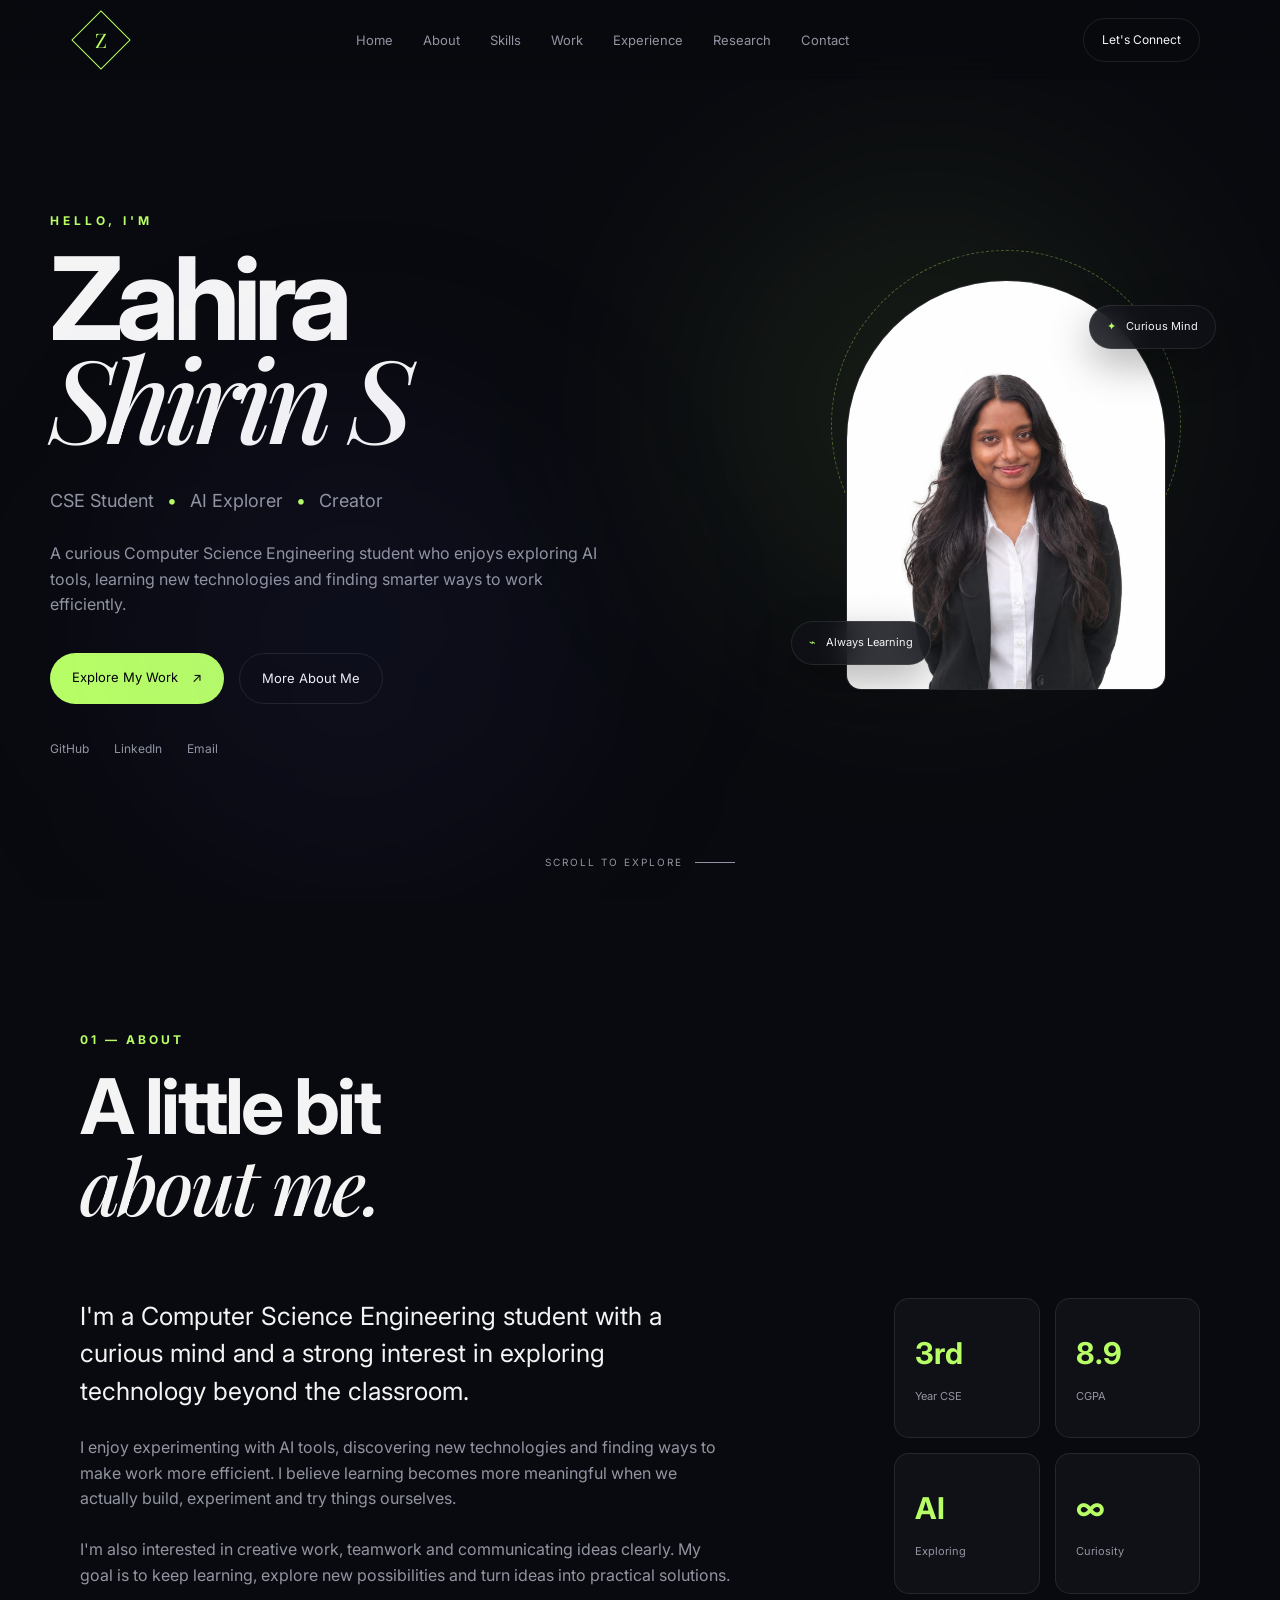
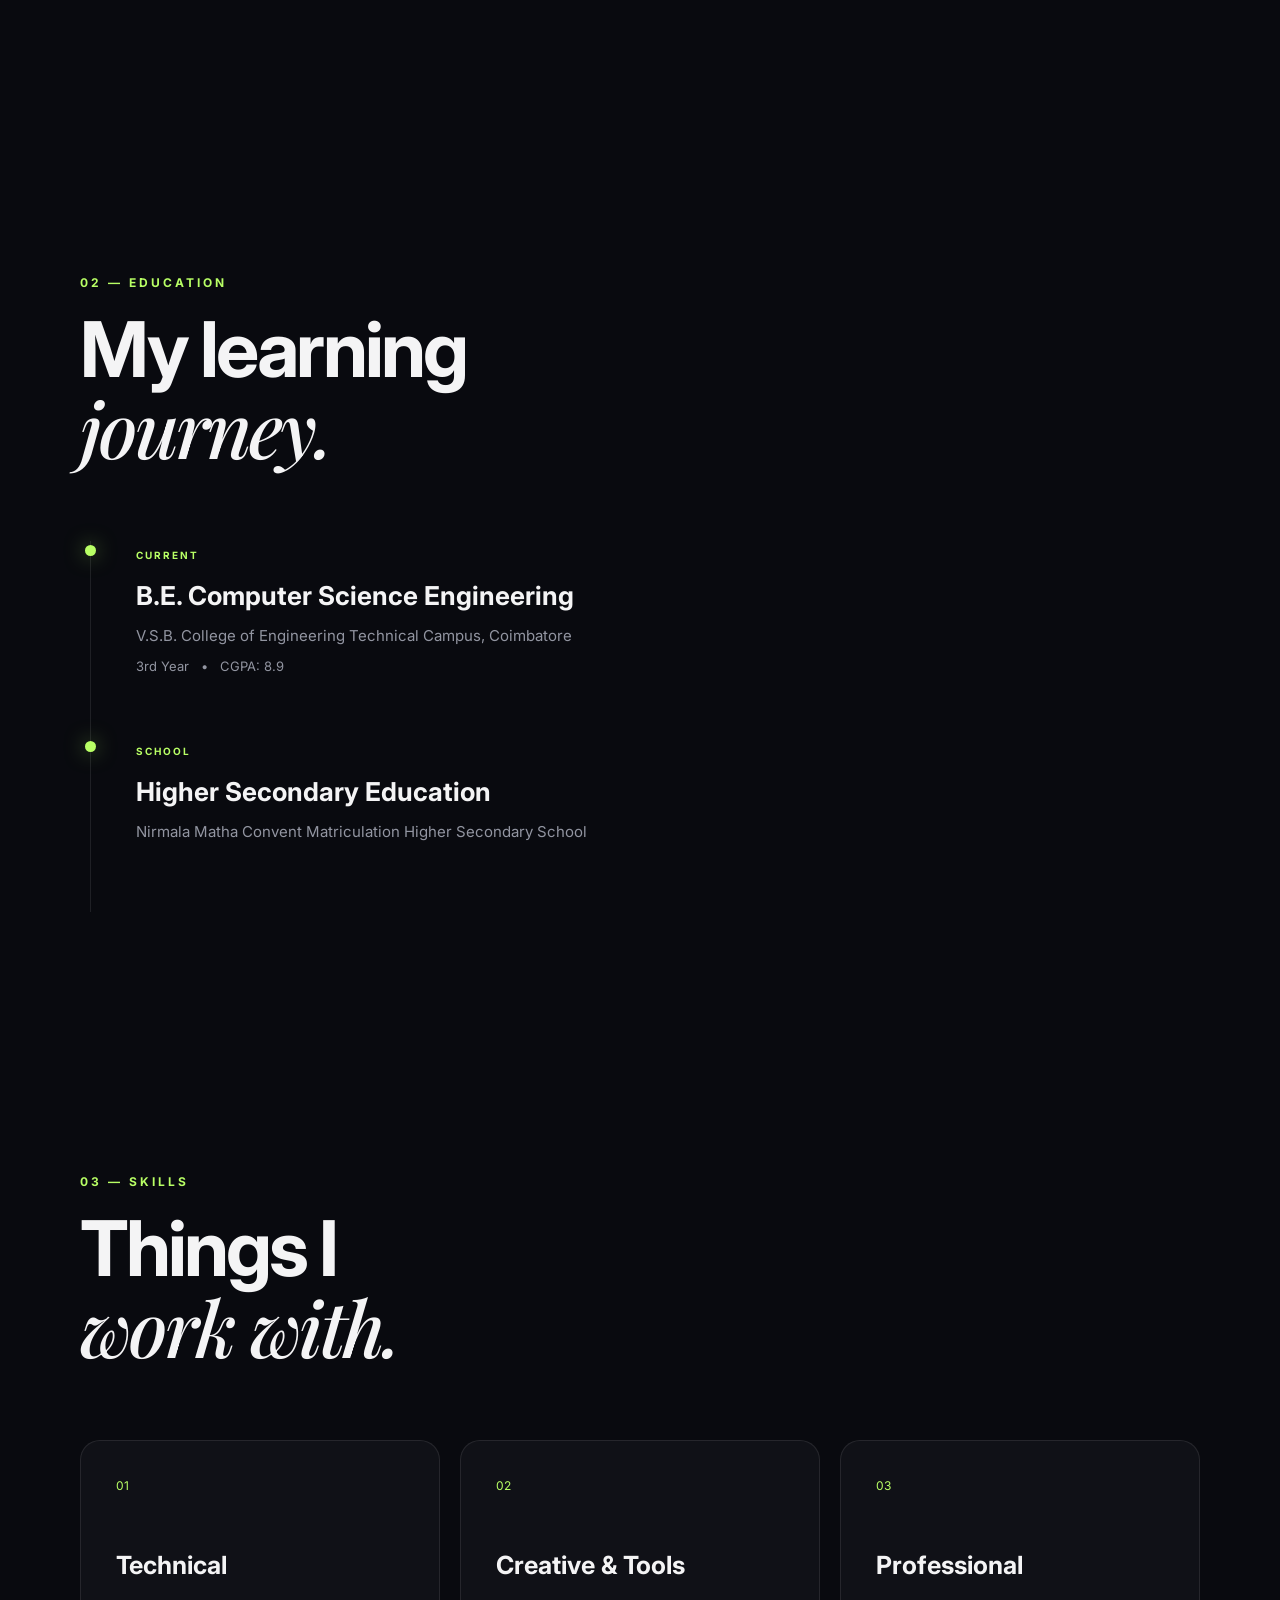
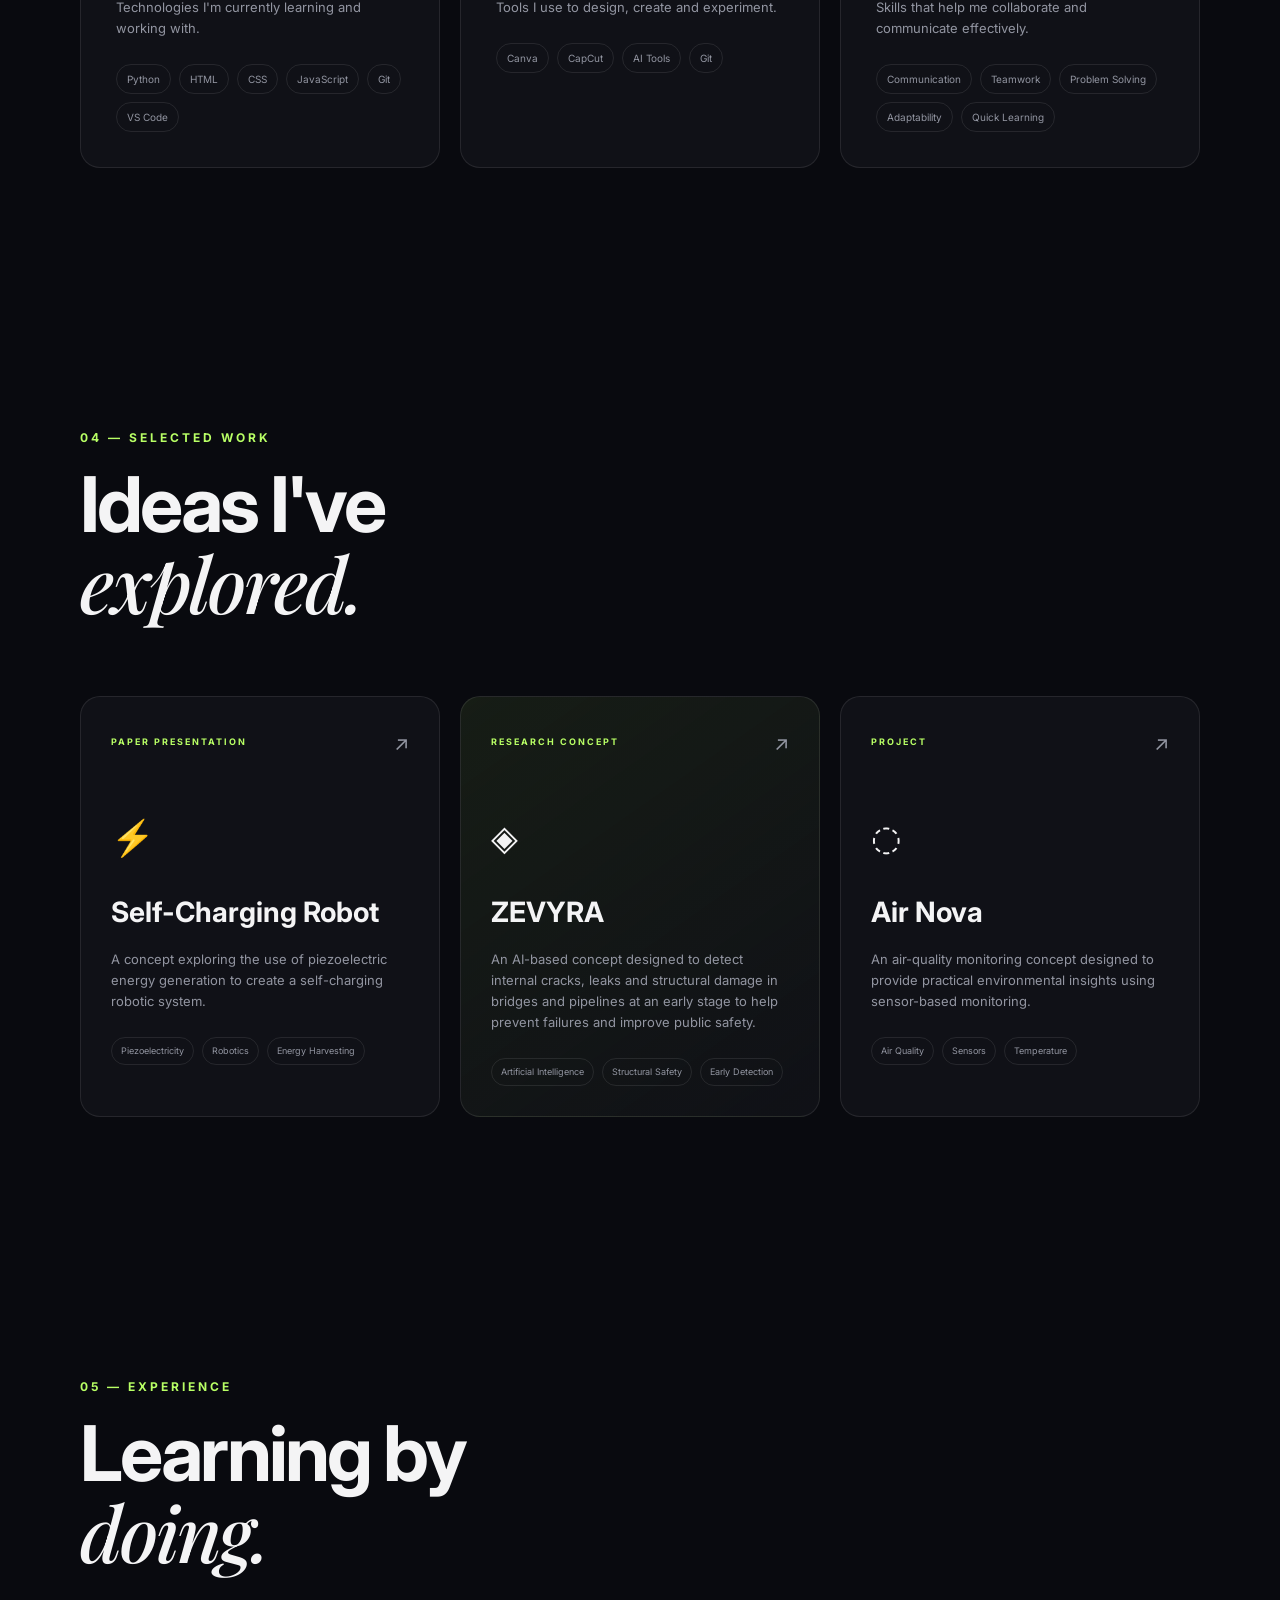
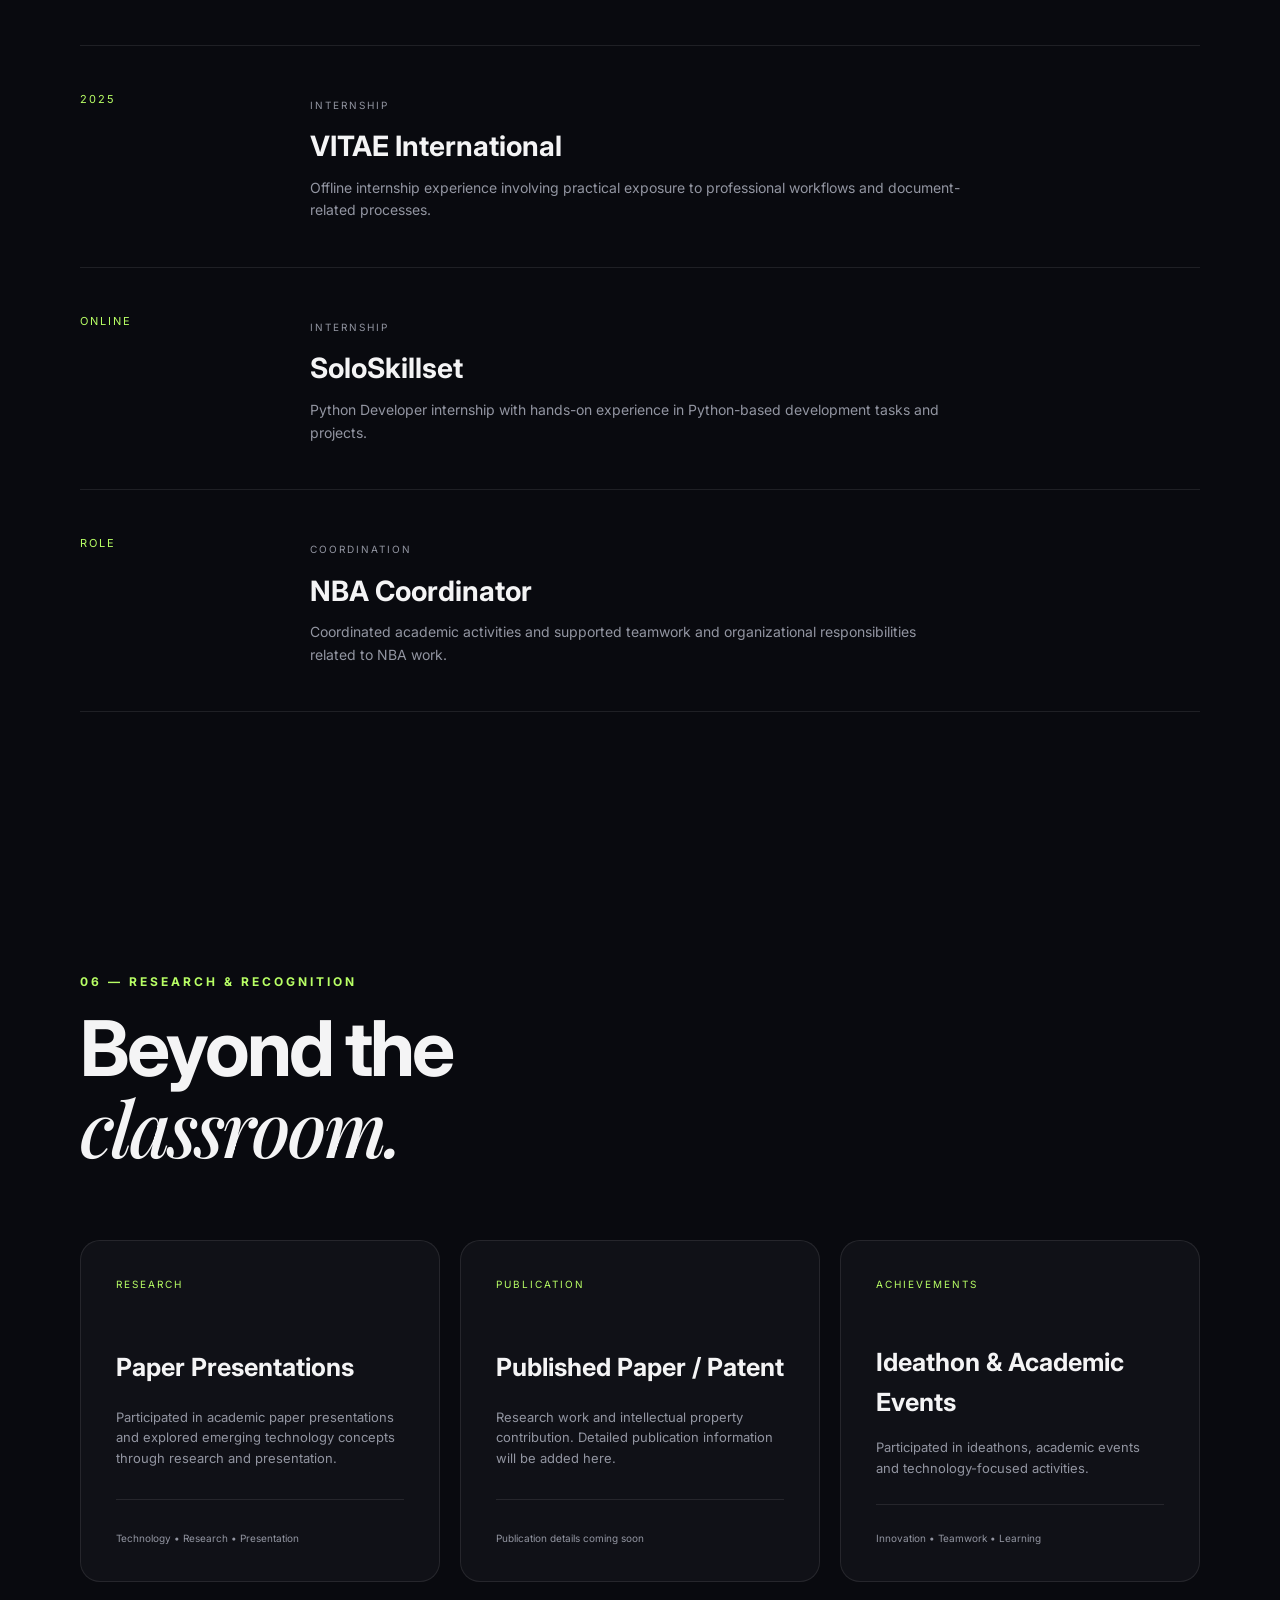
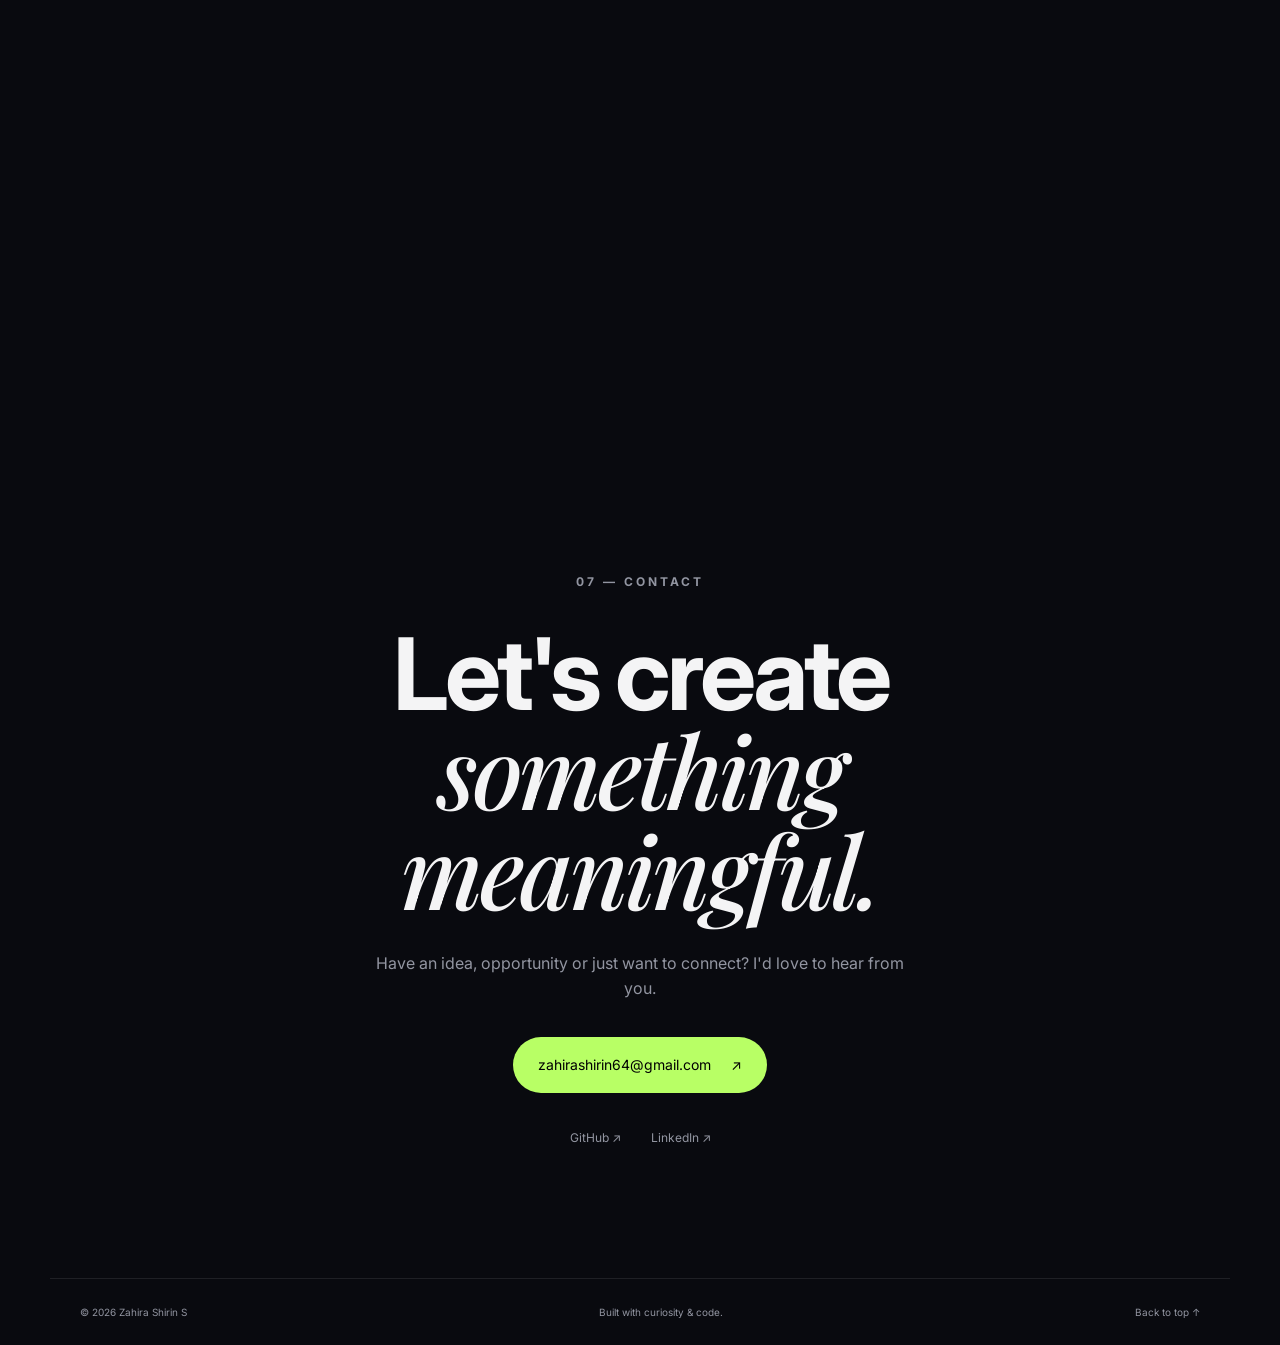
<file: week1/portfolio/index.html>
<!DOCTYPE html>
<html lang="en">
<head>
    <meta charset="UTF-8">
    <meta name="viewport" content="width=device-width, initial-scale=1.0">

    <title>Zahira Shirin S | Portfolio</title>

    <meta name="description"
          content="Portfolio of Zahira Shirin S, Computer Science Engineering student, AI explorer and creative learner.">

    <link rel="stylesheet" href="style.css">

    <!-- Google Font -->
    <link rel="preconnect" href="https://fonts.googleapis.com">
    <link rel="preconnect" href="https://fonts.gstatic.com" crossorigin>
    <link href="https://fonts.googleapis.com/css2?family=Inter:wght@300;400;500;600;700;800&family=Playfair+Display:wght@500;600;700&display=swap" rel="stylesheet">
</head>

<body>

    <!-- ================= NAVIGATION ================= -->

    <header class="navbar">
        <div class="nav-container">

            <a href="#home" class="logo">
                <span>Z</span>
            </a>

            <nav class="nav-links">
                <a href="#home">Home</a>
                <a href="#about">About</a>
                <a href="#skills">Skills</a>
                <a href="#projects">Work</a>
                <a href="#experience">Experience</a>
                <a href="#research">Research</a>
                <a href="#contact">Contact</a>
            </nav>

            <a href="#contact" class="nav-button">
                Let's Connect
            </a>

            <button class="menu-button" id="menuButton">
                ☰
            </button>

        </div>
    </header>


    <!-- ================= HOME ================= -->

    <main>

        <section id="home" class="hero">

            <div class="hero-glow glow-one"></div>
            <div class="hero-glow glow-two"></div>

            <div class="hero-content">

                <div class="hero-text">

                    <p class="small-heading">
                        HELLO, I'M
                    </p>

                    <h1>
                        Zahira<br>
                        <span>Shirin S</span>
                    </h1>

                    <h2>
                        CSE Student <span>•</span> AI Explorer <span>•</span> Creator
                    </h2>

                    <p class="hero-description">
                        A curious Computer Science Engineering student who enjoys
                        exploring AI tools, learning new technologies and finding
                        smarter ways to work efficiently.
                    </p>

                    <div class="hero-buttons">

                        <a href="#projects" class="primary-button">
                            Explore My Work
                            <span>↗</span>
                        </a>

                        <a href="#about" class="secondary-button">
                            More About Me
                        </a>

                    </div>

                    <div class="hero-socials">

                        <a href="https://github.com/zahira24"
                           target="_blank">
                            GitHub
                        </a>

                        <a href="https://www.linkedin.com/in/zahira-shirin-713071331/"
                           target="_blank">
                            LinkedIn
                        </a>

                        <a href="mailto:zahirashirin64@gmail.com">
                            Email
                        </a>

                    </div>

                </div>


                <!-- PROFILE PHOTO -->

                <div class="hero-image-container">

                    <div class="image-ring"></div>

                    <div class="profile-card">

                        <img src="profile.jpg"
                             alt="Zahira Shirin">

                    </div>

                    <div class="floating-card card-top">
                        <span>✦</span>
                        Curious Mind
                    </div>

                    <div class="floating-card card-bottom">
                        <span>⌁</span>
                        Always Learning
                    </div>

                </div>

            </div>


            <div class="scroll-indicator">
                <span>Scroll to explore</span>
                <div class="scroll-line"></div>
            </div>

        </section>


        <!-- ================= ABOUT ================= -->

        <section id="about" class="section about-section">

            <div class="section-heading">

                <p class="section-label">
                    01 — ABOUT
                </p>

                <h2>
                    A little bit<br>
                    <span>about me.</span>
                </h2>

            </div>


            <div class="about-grid">

                <div class="about-main">

                    <p class="large-text">
                        I'm a Computer Science Engineering student with a
                        curious mind and a strong interest in exploring
                        technology beyond the classroom.
                    </p>

                    <p>
                        I enjoy experimenting with AI tools, discovering
                        new technologies and finding ways to make work
                        more efficient. I believe learning becomes more
                        meaningful when we actually build, experiment
                        and try things ourselves.
                    </p>

                    <p>
                        I'm also interested in creative work, teamwork and
                        communicating ideas clearly. My goal is to keep
                        learning, explore new possibilities and turn ideas
                        into practical solutions.
                    </p>

                </div>


                <div class="about-stats">

                    <div class="stat-card">
                        <strong>3rd</strong>
                        <span>Year CSE</span>
                    </div>

                    <div class="stat-card">
                        <strong>8.9</strong>
                        <span>CGPA</span>
                    </div>

                    <div class="stat-card">
                        <strong>AI</strong>
                        <span>Exploring</span>
                    </div>

                    <div class="stat-card">
                        <strong>∞</strong>
                        <span>Curiosity</span>
                    </div>

                </div>

            </div>

        </section>


        <!-- ================= EDUCATION ================= -->

        <section class="section education-section">

            <div class="section-heading">

                <p class="section-label">
                    02 — EDUCATION
                </p>

                <h2>
                    My learning<br>
                    <span>journey.</span>
                </h2>

            </div>


            <div class="timeline">

                <div class="timeline-item">

                    <div class="timeline-dot"></div>

                    <div class="timeline-content">

                        <span class="timeline-year">
                            CURRENT
                        </span>

                        <h3>
                            B.E. Computer Science Engineering
                        </h3>

                        <h4>
                            V.S.B. College of Engineering Technical Campus,
                            Coimbatore
                        </h4>

                        <p>
                            3rd Year &nbsp; • &nbsp; CGPA: 8.9
                        </p>

                    </div>

                </div>


                <div class="timeline-item">

                    <div class="timeline-dot"></div>

                    <div class="timeline-content">

                        <span class="timeline-year">
                            SCHOOL
                        </span>

                        <h3>
                            Higher Secondary Education
                        </h3>

                        <h4>
                            Nirmala Matha Convent Matriculation
                            Higher Secondary School
                        </h4>

                    </div>

                </div>

            </div>

        </section>


        <!-- ================= SKILLS ================= -->

        <section id="skills" class="section skills-section">

            <div class="section-heading">

                <p class="section-label">
                    03 — SKILLS
                </p>

                <h2>
                    Things I<br>
                    <span>work with.</span>
                </h2>

            </div>


            <div class="skills-grid">

                <!-- TECHNICAL -->

                <div class="skill-card">

                    <div class="skill-number">
                        01
                    </div>

                    <h3>
                        Technical
                    </h3>

                    <p>
                        Technologies I'm currently learning
                        and working with.
                    </p>

                    <div class="skill-tags">

                        <span>Python</span>
                        <span>HTML</span>
                        <span>CSS</span>
                        <span>JavaScript</span>
                        <span>Git</span>
                        <span>VS Code</span>

                    </div>

                </div>


                <!-- CREATIVE -->

                <div class="skill-card">

                    <div class="skill-number">
                        02
                    </div>

                    <h3>
                        Creative & Tools
                    </h3>

                    <p>
                        Tools I use to design, create
                        and experiment.
                    </p>

                    <div class="skill-tags">

                        <span>Canva</span>
                        <span>CapCut</span>
                        <span>AI Tools</span>
                        <span>Git</span>

                    </div>

                </div>


                <!-- SOFT SKILLS -->

                <div class="skill-card">

                    <div class="skill-number">
                        03
                    </div>

                    <h3>
                        Professional
                    </h3>

                    <p>
                        Skills that help me collaborate
                        and communicate effectively.
                    </p>

                    <div class="skill-tags">

                        <span>Communication</span>
                        <span>Teamwork</span>
                        <span>Problem Solving</span>
                        <span>Adaptability</span>
                        <span>Quick Learning</span>

                    </div>

                </div>

            </div>

        </section>


        <!-- ================= PROJECTS ================= -->

        <section id="projects" class="section projects-section">

            <div class="section-heading">

                <p class="section-label">
                    04 — SELECTED WORK
                </p>

                <h2>
                    Ideas I've<br>
                    <span>explored.</span>
                </h2>

            </div>


            <div class="projects-grid">


                <!-- PROJECT 1 -->

                <article class="project-card">

                    <div class="project-top">

                        <span class="project-type">
                            PAPER PRESENTATION
                        </span>

                        <span class="project-arrow">
                            ↗
                        </span>

                    </div>

                    <div class="project-icon">
                        ⚡
                    </div>

                    <h3>
                        Self-Charging Robot
                    </h3>

                    <p>
                        A concept exploring the use of
                        piezoelectric energy generation to
                        create a self-charging robotic system.
                    </p>

                    <div class="project-tags">
                        <span>Piezoelectricity</span>
                        <span>Robotics</span>
                        <span>Energy Harvesting</span>
                    </div>

                </article>


                <!-- PROJECT 2 -->

                <article class="project-card featured">

                    <div class="project-top">

                        <span class="project-type">
                            RESEARCH CONCEPT
                        </span>

                        <span class="project-arrow">
                            ↗
                        </span>

                    </div>

                    <div class="project-icon">
                        ◈
                    </div>

                    <h3>
                        ZEVYRA
                    </h3>

                    <p>
                        An AI-based concept designed to detect
                        internal cracks, leaks and structural
                        damage in bridges and pipelines at an
                        early stage to help prevent failures
                        and improve public safety.
                    </p>

                    <div class="project-tags">
                        <span>Artificial Intelligence</span>
                        <span>Structural Safety</span>
                        <span>Early Detection</span>
                    </div>

                </article>


                <!-- PROJECT 3 -->

                <article class="project-card">

                    <div class="project-top">

                        <span class="project-type">
                            PROJECT
                        </span>

                        <span class="project-arrow">
                            ↗
                        </span>

                    </div>

                    <div class="project-icon">
                        ◌
                    </div>

                    <h3>
                        Air Nova
                    </h3>

                    <p>
                        An air-quality monitoring concept
                        designed to provide practical
                        environmental insights using
                        sensor-based monitoring.
                    </p>

                    <div class="project-tags">
                        <span>Air Quality</span>
                        <span>Sensors</span>
                        <span>Temperature</span>
                    </div>

                </article>

            </div>

        </section>


        <!-- ================= EXPERIENCE ================= -->

        <section id="experience" class="section experience-section">

            <div class="section-heading">

                <p class="section-label">
                    05 — EXPERIENCE
                </p>

                <h2>
                    Learning by<br>
                    <span>doing.</span>
                </h2>

            </div>


            <div class="experience-list">


                <div class="experience-item">

                    <div class="experience-date">
                        2025
                    </div>

                    <div class="experience-info">

                        <span>
                            INTERNSHIP
                        </span>

                        <h3>
                            VITAE International
                        </h3>

                        <p>
                            Offline internship experience involving
                            practical exposure to professional
                            workflows and document-related processes.
                        </p>

                    </div>

                </div>


                <div class="experience-item">

                    <div class="experience-date">
                        ONLINE
                    </div>

                    <div class="experience-info">

                        <span>
                            INTERNSHIP
                        </span>

                        <h3>
                            SoloSkillset
                        </h3>

                        <p>
                            Python Developer internship with
                            hands-on experience in Python-based
                            development tasks and projects.
                        </p>

                    </div>

                </div>


                <div class="experience-item">

                    <div class="experience-date">
                        ROLE
                    </div>

                    <div class="experience-info">

                        <span>
                            COORDINATION
                        </span>

                        <h3>
                            NBA Coordinator
                        </h3>

                        <p>
                            Coordinated academic activities and
                            supported teamwork and organizational
                            responsibilities related to NBA work.
                        </p>

                    </div>

                </div>

            </div>

        </section>


        <!-- ================= RESEARCH ================= -->

        <section id="research" class="section research-section">

            <div class="section-heading">

                <p class="section-label">
                    06 — RESEARCH & RECOGNITION
                </p>

                <h2>
                    Beyond the<br>
                    <span>classroom.</span>
                </h2>

            </div>


            <div class="research-grid">


                <div class="research-card">

                    <span class="research-label">
                        RESEARCH
                    </span>

                    <h3>
                        Paper Presentations
                    </h3>

                    <p>
                        Participated in academic paper
                        presentations and explored emerging
                        technology concepts through research
                        and presentation.
                    </p>

                    <div class="research-line"></div>

                    <span>
                        Technology • Research • Presentation
                    </span>

                </div>


                <div class="research-card">

                    <span class="research-label">
                        PUBLICATION
                    </span>

                    <h3>
                        Published Paper / Patent
                    </h3>

                    <p>
                        Research work and intellectual property
                        contribution. Detailed publication
                        information will be added here.
                    </p>

                    <div class="research-line"></div>

                    <span>
                        Publication details coming soon
                    </span>

                </div>


                <div class="research-card">

                    <span class="research-label">
                        ACHIEVEMENTS
                    </span>

                    <h3>
                        Ideathon & Academic Events
                    </h3>

                    <p>
                        Participated in ideathons, academic
                        events and technology-focused activities.
                    </p>

                    <div class="research-line"></div>

                    <span>
                        Innovation • Teamwork • Learning
                    </span>

                </div>

            </div>

        </section>


        <!-- ================= CERTIFICATIONS ================= -->

        <section class="section certification-section">

            <div class="section-heading">

            </div>

        </section>


        <!-- ================= CONTACT ================= -->

        <section id="contact" class="section contact-section">

            <div class="contact-content">

                <p class="section-label">
                    07 — CONTACT
                </p>

                <h2>
                    Let's create<br>
                    <span>something meaningful.</span>
                </h2>

                <p>
                    Have an idea, opportunity or just want
                    to connect? I'd love to hear from you.
                </p>

                <a href="mailto:zahirashirin64@gmail.com"
                   class="email-button">

                    zahirashirin64@gmail.com
                    <span>↗</span>

                </a>


                <div class="contact-links">

                    <a href="https://github.com/zahira24"
                       target="_blank">
                        GitHub ↗
                    </a>

                    <a href="https://www.linkedin.com/in/zahira-shirin-713071331/"
                       target="_blank">
                        LinkedIn ↗
                    </a>

                </div>

            </div>

        </section>

    </main>


    <!-- ================= FOOTER ================= -->

    <footer>

        <div class="footer-left">
            © 2026 Zahira Shirin S
        </div>

        <div class="footer-center">
            Built with curiosity & code.
        </div>

        <div class="footer-right">
            <a href="#home">
                Back to top ↑
            </a>
        </div>

    </footer>


    <script src="script.js"></script>

</body>
</html>
</file>
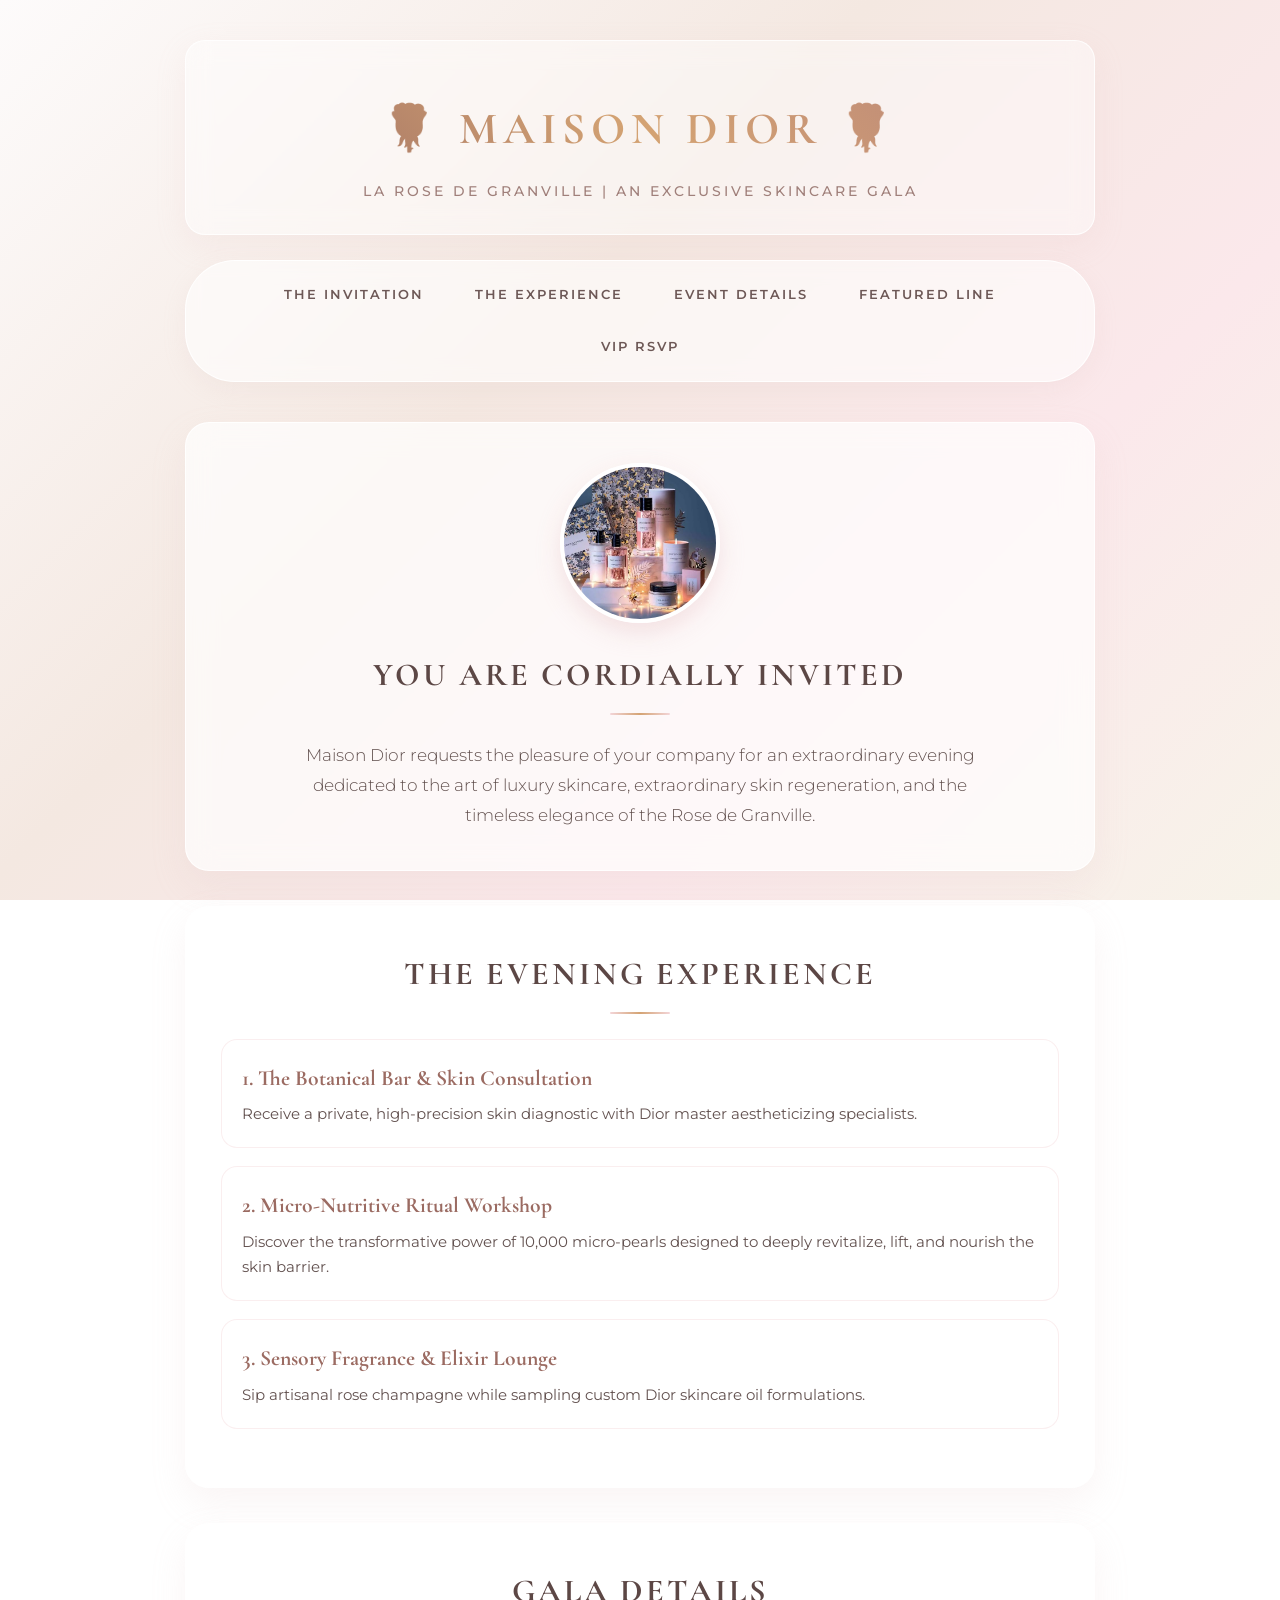
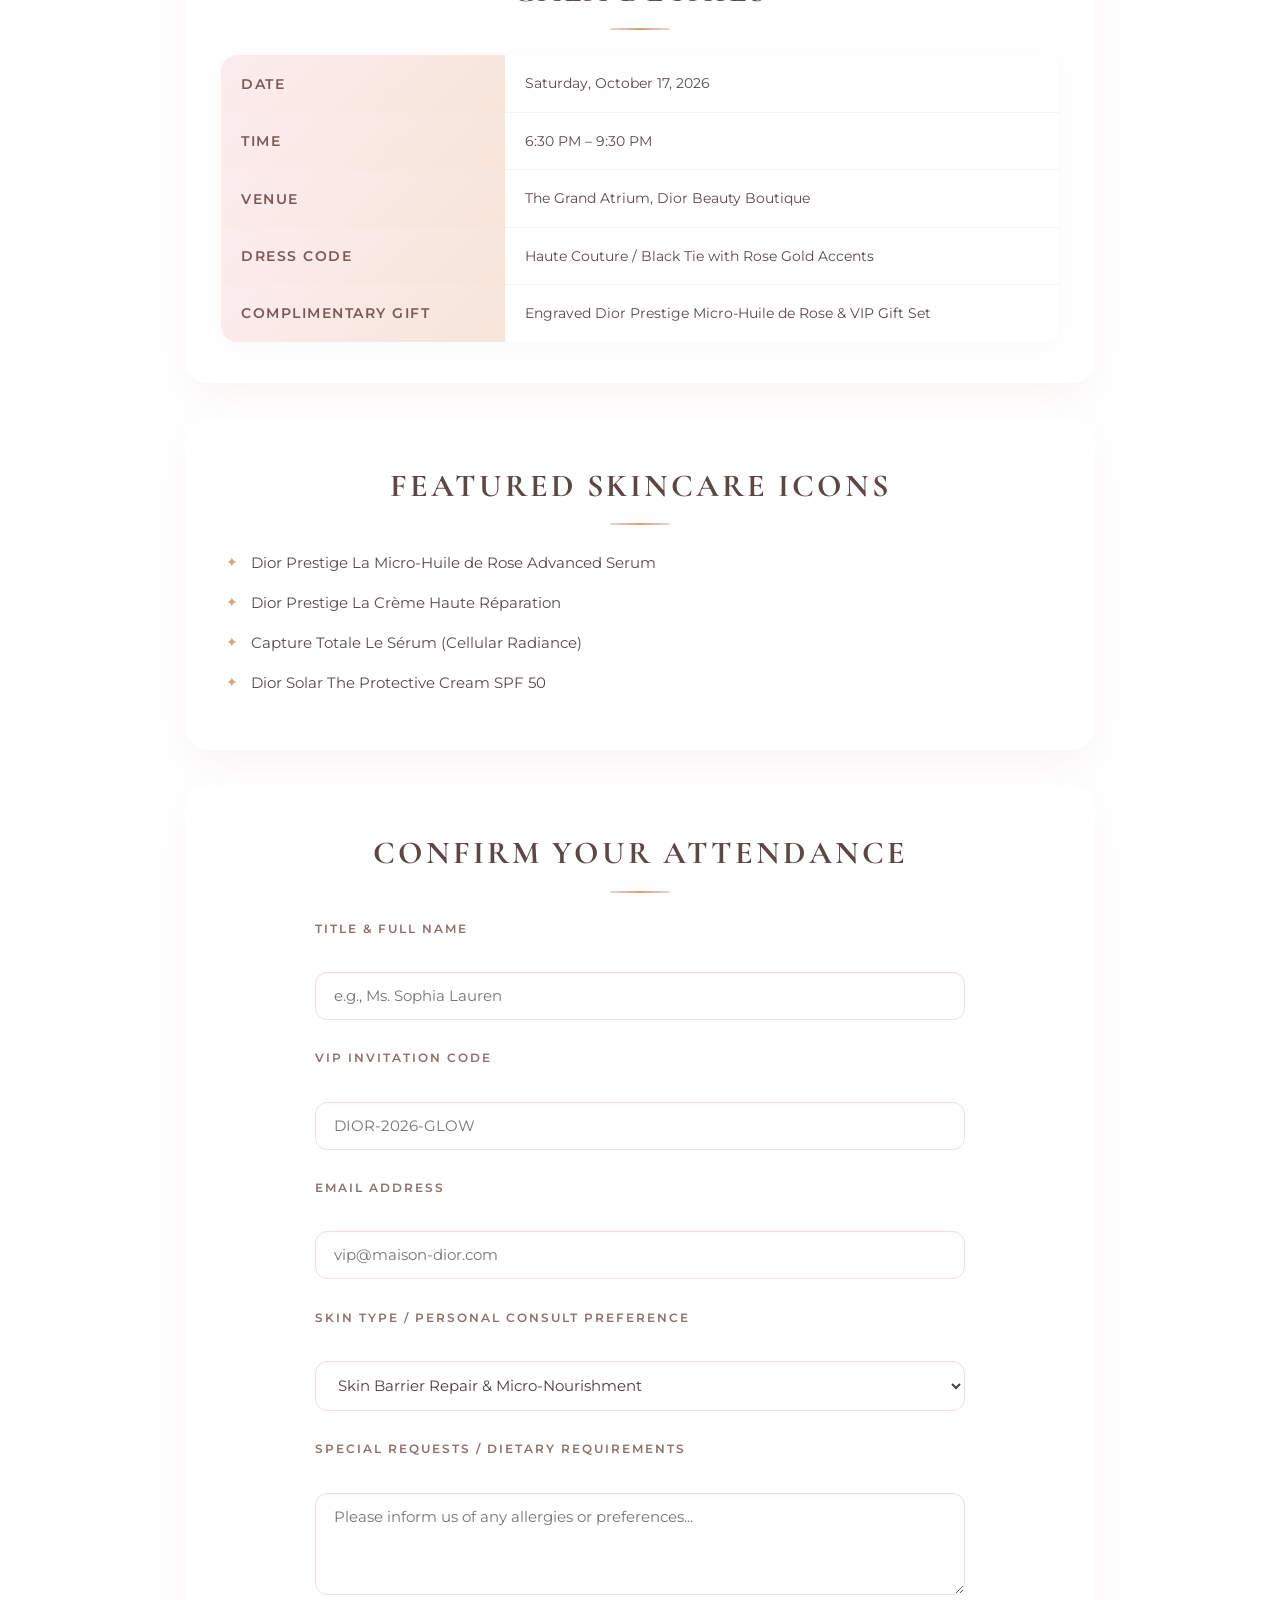
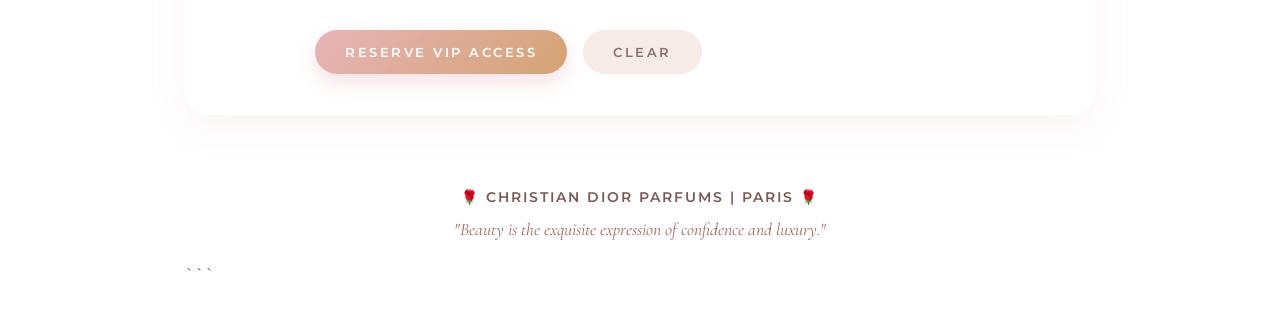
<file: week1/portfolio/invitation/profilo.html>
<!DOCTYPE html>
<html lang="en">

<head>
    <meta charset="UTF-8">
    <meta name="viewport" content="width=device-width, initial-scale=1.0">
    <title>Maison Dior | Haute Skincare Gala</title>
    <link rel="stylesheet" href="style.css">
</head>

<body>
    <header>
        <h1>🌹 MAISON DIOR 🌹</h1>
        <p>La Rose de Granville | An Exclusive Skincare Gala</p>
    </header>
   
    <nav>
        <a href="#invitation">The Invitation</a>
        <a href="#experience">The Experience</a>
        <a href="#details">Event Details</a>
        <a href="#collection">Featured Line</a>
        <a href="#rsvp">VIP RSVP</a>
    </nav>

    <section id="invitation">
        <img src="images.jpeg" alt="Dior Prestige Rose" class="profile-image">
        <h2>YOU ARE CORDIALLY INVITED</h2>
        <p>
            Maison Dior requests the pleasure of your company for an extraordinary evening dedicated to 
            the art of luxury skincare, extraordinary skin regeneration, and the timeless elegance of 
            the Rose de Granville.
        </p>
    </section>

    <section id="experience">
        <h2>The Evening Experience</h2>
        <article>
            <h3>1. The Botanical Bar & Skin Consultation</h3>
            <p>
                Receive a private, high-precision skin diagnostic with Dior master aestheticizing specialists.
            </p>
        </article>

        <article>
            <h3>2. Micro-Nutritive Ritual Workshop</h3>
            <p>
                Discover the transformative power of 10,000 micro-pearls designed to deeply revitalize, lift, and nourish the skin barrier.
            </p>
        </article>

        <article>
            <h3>3. Sensory Fragrance & Elixir Lounge</h3>
            <p>
                Sip artisanal rose champagne while sampling custom Dior skincare oil formulations.
            </p>
        </article>
    </section>

    <section id="details">
        <h2>Gala Details</h2>
        <table border="1">
            <tr>
                <th>Date</th>
                <td>Saturday, October 17, 2026</td>
            </tr>
            <tr>
                <th>Time</th>
                <td>6:30 PM – 9:30 PM</td>
            </tr>
            <tr>
                <th>Venue</th>
                <td>The Grand Atrium, Dior Beauty Boutique</td>
            </tr>
            <tr>
                <th>Dress Code</th>
                <td>Haute Couture / Black Tie with Rose Gold Accents</td>
            </tr>
            <tr>
                <th>Complimentary Gift</th>
                <td>Engraved Dior Prestige Micro-Huile de Rose & VIP Gift Set</td>
            </tr>
        </table>
    </section>

    <section id="collection">
        <h2>Featured Skincare Icons</h2>
        <ul>
            <li>Dior Prestige La Micro-Huile de Rose Advanced Serum</li>
            <li>Dior Prestige La Crème Haute Réparation</li>
            <li>Capture Totale Le Sérum (Cellular Radiance)</li>
            <li>Dior Solar The Protective Cream SPF 50</li>
        </ul>
    </section>

    <section id="rsvp">
        <h2>Confirm Your Attendance</h2>
        <form>
            <label>Title & Full Name</label>
            <br>
            <input type="text" placeholder="e.g., Ms. Sophia Lauren" required>
            <br><br>

            <label>VIP Invitation Code</label>
            <br>
            <input type="text" placeholder="DIOR-2026-GLOW" required>
            <br><br>

            <label>Email Address</label>
            <br>
            <input type="email" placeholder="vip@maison-dior.com" required>
            <br><br>

            <label>Skin Type / Personal Consult Preference</label>
            <br>
            <select>
                <option value="barrier">Skin Barrier Repair & Micro-Nourishment</option>
                <option value="radiance">Radiance, Brightening & Glow</option>
                <option value="firmness">Firmness & Cellular Longevity</option>
                <option value="sun">Sun Protection & Hydration Rituals</option>
            </select>
            <br><br>

            <label>Special Requests / Dietary Requirements</label>
            <br>
            <textarea rows="4" cols="40" placeholder="Please inform us of any allergies or preferences..."></textarea>
            <br><br>

            <input type="submit" value="Reserve VIP Access">
            <input type="reset" value="Clear">
        </form>
    </section>

    <footer>
        <p>🌹 Christian Dior Parfums | Paris 🌹</p>
        <p>"Beauty is the exquisite expression of confidence and luxury."</p>
    </footer>
</body>

</html>

```
</file>
<file: week1/portfolio/style.css>
/* =====================================================
   ZAHIRA SHIRIN PORTFOLIO
   MAIN STYLES
===================================================== */


/* ---------- RESET ---------- */

* {
    margin: 0;
    padding: 0;
    box-sizing: border-box;
}

html {
    scroll-behavior: smooth;
}

body {
    font-family: "Inter", sans-serif;
    background: #090a0f;
    color: #f4f4f5;
    line-height: 1.6;
    overflow-x: hidden;
}

a {
    color: inherit;
    text-decoration: none;
}

button {
    font-family: inherit;
}


/* ---------- VARIABLES ---------- */

:root {

    --background: #090a0f;
    --surface: #101117;
    --surface-light: #161821;

    --text: #f4f4f5;
    --muted: #9295a1;

    --accent: #b8ff65;
    --accent-soft: rgba(184, 255, 101, 0.12);

    --border: rgba(255,255,255,0.09);

    --serif: "Playfair Display", serif;

    --container: 1180px;
}


/* ---------- GLOBAL ---------- */

body::selection {
    background: var(--accent);
    color: #000;
}

.section {
    max-width: var(--container);
    margin: auto;
    padding: 130px 30px;
}

.section-heading {
    margin-bottom: 70px;
}

.section-label {
    color: var(--accent);
    font-size: 12px;
    letter-spacing: 3px;
    font-weight: 700;
    margin-bottom: 20px;
}

.section-heading h2 {
    font-size: clamp(42px, 6vw, 78px);
    line-height: 1;
    letter-spacing: -3px;
}

.section-heading h2 span {
    font-family: var(--serif);
    font-style: italic;
    font-weight: 500;
}


/* =====================================================
   NAVIGATION
===================================================== */

.navbar {
    position: fixed;
    top: 0;
    left: 0;
    width: 100%;
    z-index: 1000;

    background: rgba(9,10,15,0.72);
    backdrop-filter: blur(20px);

    border-bottom: 1px solid transparent;

    transition: 0.3s ease;
}

.navbar.scrolled {
    border-bottom-color: var(--border);
}

.nav-container {
    max-width: var(--container);
    margin: auto;

    height: 80px;

    padding: 0 30px;

    display: flex;
    align-items: center;
    justify-content: space-between;
}


/* LOGO */

.logo {
    width: 42px;
    height: 42px;

    border: 1px solid var(--accent);

    display: flex;
    align-items: center;
    justify-content: center;

    transform: rotate(45deg);

    transition: 0.3s ease;
}

.logo span {
    transform: rotate(-45deg);

    font-family: var(--serif);
    font-size: 20px;
    color: var(--accent);
}

.logo:hover {
    transform: rotate(135deg);
}


/* NAV LINKS */

.nav-links {
    display: flex;
    gap: 30px;
}

.nav-links a {
    color: var(--muted);
    font-size: 13px;
    transition: 0.3s ease;
}

.nav-links a:hover {
    color: var(--text);
}


/* NAV BUTTON */

.nav-button {
    border: 1px solid var(--border);
    padding: 11px 18px;
    border-radius: 30px;

    font-size: 12px;

    transition: 0.3s ease;
}

.nav-button:hover {
    background: var(--accent);
    color: #000;
}


/* MOBILE MENU */

.menu-button {
    display: none;

    background: none;
    border: none;

    color: white;

    font-size: 24px;

    cursor: pointer;
}


/* =====================================================
   HERO
===================================================== */

.hero {
    min-height: 100vh;

    position: relative;

    display: flex;
    align-items: center;

    overflow: hidden;

    padding: 120px 30px 50px;
}

.hero-content {
    width: 100%;
    max-width: var(--container);

    margin: auto;

    display: grid;
    grid-template-columns: 1.2fr 0.8fr;

    align-items: center;
    gap: 60px;
}


/* HERO TEXT */

.small-heading {
    color: var(--accent);
    letter-spacing: 4px;
    font-size: 12px;
    font-weight: 700;

    margin-bottom: 20px;
}

.hero h1 {
    font-size: clamp(70px, 9vw, 130px);

    line-height: 0.85;

    letter-spacing: -7px;

    margin-bottom: 35px;
}

.hero h1 span {
    font-family: var(--serif);

    font-style: italic;

    font-weight: 500;
}

.hero h2 {
    color: var(--muted);

    font-size: 18px;

    font-weight: 400;

    margin-bottom: 25px;
}

.hero h2 span {
    color: var(--accent);
    margin: 0 8px;
}

.hero-description {
    max-width: 550px;

    color: var(--muted);

    font-size: 16px;

    margin-bottom: 35px;
}


/* HERO BUTTONS */

.hero-buttons {
    display: flex;

    gap: 15px;

    margin-bottom: 35px;
}

.primary-button,
.secondary-button {

    padding: 14px 22px;

    border-radius: 30px;

    font-size: 13px;

    transition: 0.3s ease;
}

.primary-button {
    background: var(--accent);
    color: #000;
}

.primary-button span {
    margin-left: 10px;
}

.primary-button:hover {
    transform: translateY(-3px);
}

.secondary-button {
    border: 1px solid var(--border);
}

.secondary-button:hover {
    background: var(--surface-light);
}


/* HERO SOCIALS */

.hero-socials {
    display: flex;
    gap: 25px;
}

.hero-socials a {
    font-size: 12px;

    color: var(--muted);

    border-bottom: 1px solid transparent;

    transition: 0.3s;
}

.hero-socials a:hover {
    color: var(--accent);

    border-color: var(--accent);
}


/* PROFILE */

.hero-image-container {
    position: relative;

    width: 390px;
    height: 490px;

    margin: auto;
}

.profile-card {
    position: absolute;

    width: 320px;
    height: 410px;

    top: 40px;
    left: 35px;

    overflow: hidden;

    border-radius: 160px 160px 15px 15px;

    border: 1px solid var(--border);

    background: var(--surface);

    z-index: 2;
}

.profile-card img {
    width: 100%;
    height: 100%;

    object-fit: cover;

    filter: grayscale(12%);

    transition: 0.5s ease;
}

.profile-card:hover img {
    transform: scale(1.05);
}


/* IMAGE RING */

.image-ring {

    position: absolute;

    width: 350px;
    height: 350px;

    border-radius: 50%;

    border: 1px dashed rgba(184,255,101,0.35);

    top: 10px;
    left: 20px;

    animation: rotate 25s linear infinite;
}

@keyframes rotate {
    to {
        transform: rotate(360deg);
    }
}


/* FLOATING CARDS */

.floating-card {

    position: absolute;

    background: rgba(16,17,23,0.85);

    backdrop-filter: blur(15px);

    border: 1px solid var(--border);

    padding: 12px 17px;

    border-radius: 30px;

    font-size: 11px;

    z-index: 4;

    box-shadow: 0 15px 40px rgba(0,0,0,0.3);
}

.floating-card span {
    color: var(--accent);

    margin-right: 7px;
}

.card-top {
    top: 65px;
    right: -15px;
}

.card-bottom {
    bottom: 65px;
    left: -20px;
}


/* HERO GLOW */

.hero-glow {

    position: absolute;

    width: 450px;
    height: 450px;

    border-radius: 50%;

    filter: blur(120px);

    pointer-events: none;
}

.glow-one {
    background: rgba(184,255,101,0.08);

    top: 20%;
    right: 10%;
}

.glow-two {
    background: rgba(105,110,255,0.06);

    bottom: 5%;
    left: 10%;
}


/* SCROLL */

.scroll-indicator {

    position: absolute;

    bottom: 30px;
    left: 50%;

    transform: translateX(-50%);

    display: flex;
    align-items: center;
    gap: 12px;

    color: var(--muted);

    font-size: 10px;

    letter-spacing: 2px;

    text-transform: uppercase;
}

.scroll-line {

    width: 40px;

    height: 1px;

    background: var(--muted);
}


/* =====================================================
   ABOUT
===================================================== */

.about-grid {

    display: grid;

    grid-template-columns: 1.4fr 0.6fr;

    gap: 100px;

    align-items: start;
}

.about-main p {
    color: var(--muted);

    margin-bottom: 25px;

    max-width: 650px;
}

.about-main .large-text {

    color: var(--text);

    font-size: 25px;

    line-height: 1.5;
}


/* STATS */

.about-stats {

    display: grid;

    grid-template-columns: 1fr 1fr;

    gap: 15px;
}

.stat-card {

    padding: 30px 20px;

    background: var(--surface);

    border: 1px solid var(--border);

    border-radius: 15px;

    transition: 0.3s ease;
}

.stat-card:hover {
    transform: translateY(-5px);

    border-color: rgba(184,255,101,0.3);
}

.stat-card strong {

    display: block;

    color: var(--accent);

    font-size: 30px;

    margin-bottom: 5px;
}

.stat-card span {

    color: var(--muted);

    font-size: 11px;
}


/* =====================================================
   EDUCATION
===================================================== */

.timeline {

    position: relative;

    border-left: 1px solid var(--border);

    margin-left: 10px;
}

.timeline-item {

    position: relative;

    padding-left: 45px;

    padding-bottom: 60px;
}

.timeline-dot {

    position: absolute;

    left: -6px;
    top: 4px;

    width: 11px;
    height: 11px;

    background: var(--accent);

    border-radius: 50%;

    box-shadow: 0 0 20px rgba(184,255,101,0.5);
}

.timeline-year {

    color: var(--accent);

    font-size: 10px;

    letter-spacing: 2px;

    font-weight: 700;
}

.timeline-content h3 {

    font-size: 26px;

    margin: 8px 0;
}

.timeline-content h4 {

    color: var(--muted);

    font-size: 15px;

    font-weight: 400;

    margin-bottom: 8px;
}

.timeline-content p {

    color: var(--muted);

    font-size: 13px;
}


/* =====================================================
   SKILLS
===================================================== */

.skills-grid {

    display: grid;

    grid-template-columns: repeat(3, 1fr);

    gap: 20px;
}

.skill-card {

    min-height: 300px;

    padding: 35px;

    background: var(--surface);

    border: 1px solid var(--border);

    border-radius: 20px;

    transition: 0.4s ease;
}

.skill-card:hover {

    transform: translateY(-8px);

    border-color: rgba(184,255,101,0.3);
}

.skill-number {

    color: var(--accent);

    font-size: 12px;

    margin-bottom: 50px;
}

.skill-card h3 {

    font-size: 25px;

    margin-bottom: 12px;
}

.skill-card p {

    color: var(--muted);

    font-size: 13px;

    margin-bottom: 25px;
}

.skill-tags {

    display: flex;

    flex-wrap: wrap;

    gap: 8px;
}

.skill-tags span {

    border: 1px solid var(--border);

    padding: 6px 10px;

    border-radius: 20px;

    font-size: 10px;

    color: var(--muted);
}


/* =====================================================
   PROJECTS
===================================================== */

.projects-grid {

    display: grid;

    grid-template-columns: repeat(3, 1fr);

    gap: 20px;
}

.project-card {

    min-height: 420px;

    padding: 30px;

    background: var(--surface);

    border: 1px solid var(--border);

    border-radius: 20px;

    transition: 0.4s ease;

    position: relative;

    overflow: hidden;
}

.project-card::after {

    content: "";

    position: absolute;

    width: 180px;
    height: 180px;

    background: var(--accent-soft);

    border-radius: 50%;

    filter: blur(60px);

    right: -80px;
    bottom: -80px;

    opacity: 0;

    transition: 0.4s;
}

.project-card:hover {

    transform: translateY(-8px);

    border-color: rgba(184,255,101,0.3);
}

.project-card:hover::after {
    opacity: 1;
}

.project-card.featured {

    background:
        linear-gradient(
            145deg,
            rgba(184,255,101,0.08),
            var(--surface)
        );
}

.project-top {

    display: flex;

    justify-content: space-between;

    align-items: center;

    margin-bottom: 50px;
}

.project-type {

    color: var(--accent);

    font-size: 9px;

    letter-spacing: 2px;

    font-weight: 700;
}

.project-arrow {

    font-size: 20px;

    color: var(--muted);
}

.project-icon {

    font-size: 35px;

    margin-bottom: 25px;
}

.project-card h3 {

    font-size: 28px;

    margin-bottom: 15px;
}

.project-card p {

    color: var(--muted);

    font-size: 13px;

    margin-bottom: 25px;
}

.project-tags {

    display: flex;

    flex-wrap: wrap;

    gap: 8px;
}

.project-tags span {

    font-size: 9px;

    border: 1px solid var(--border);

    padding: 6px 9px;

    border-radius: 20px;

    color: var(--muted);
}


/* =====================================================
   EXPERIENCE
===================================================== */

.experience-list {

    border-top: 1px solid var(--border);
}

.experience-item {

    display: grid;

    grid-template-columns: 180px 1fr;

    gap: 50px;

    padding: 45px 0;

    border-bottom: 1px solid var(--border);

    transition: 0.3s;
}

.experience-item:hover {

    padding-left: 15px;
}

.experience-date {

    color: var(--accent);

    font-size: 11px;

    letter-spacing: 2px;
}

.experience-info span {

    color: var(--muted);

    font-size: 10px;

    letter-spacing: 2px;
}

.experience-info h3 {

    font-size: 28px;

    margin: 8px 0;
}

.experience-info p {

    color: var(--muted);

    max-width: 650px;

    font-size: 14px;
}


/* =====================================================
   RESEARCH
===================================================== */

.research-grid {

    display: grid;

    grid-template-columns: repeat(3, 1fr);

    gap: 20px;
}

.research-card {

    padding: 35px;

    min-height: 330px;

    border: 1px solid var(--border);

    border-radius: 20px;

    background: var(--surface);

    display: flex;

    flex-direction: column;

    justify-content: space-between;

    transition: 0.3s;
}

.research-card:hover {

    transform: translateY(-6px);

    border-color: rgba(184,255,101,0.3);
}

.research-label {

    color: var(--accent);

    font-size: 10px;

    letter-spacing: 2px;
}

.research-card h3 {

    font-size: 25px;

    margin-top: 50px;
}

.research-card p {

    color: var(--muted);

    font-size: 13px;

    margin-top: 15px;
}

.research-line {

    width: 100%;

    height: 1px;

    background: var(--border);

    margin: 25px 0;
}

.research-card > span:last-child {

    color: var(--muted);

    font-size: 10px;
}


/* =====================================================
   CERTIFICATIONS
===================================================== */

.certificate-placeholder {

    padding: 70px 30px;

    border: 1px dashed rgba(184,255,101,0.25);

    border-radius: 20px;

    text-align: center;

    background: var(--accent-soft);
}

.certificate-icon {

    font-size: 35px;

    color: var(--accent);

    margin-bottom: 15px;
}

.certificate-placeholder h3 {

    font-size: 25px;

    margin-bottom: 10px;
}

.certificate-placeholder p {

    color: var(--muted);

    font-size: 13px;

    margin-bottom: 20px;
}

.coming-soon {

    color: var(--accent);

    font-size: 9px;

    letter-spacing: 2px;
}


/* =====================================================
   CONTACT
===================================================== */

.contact-section {

    min-height: 80vh;

    display: flex;

    align-items: center;

    justify-content: center;

    text-align: center;
}

.contact-content {

    max-width: 850px;

    margin: auto;
}

.contact-content h2 {

    font-size: clamp(50px, 8vw, 100px);

    line-height: 0.95;

    letter-spacing: -4px;

    margin-bottom: 30px;
}

.contact-content h2 span {

    font-family: var(--serif);

    font-style: italic;

    font-weight: 500;
}

.contact-content > p {

    color: var(--muted);

    max-width: 550px;

    margin: 0 auto 35px;
}

.email-button {

    display: inline-flex;

    align-items: center;

    gap: 20px;

    background: var(--accent);

    color: #000;

    padding: 17px 25px;

    border-radius: 40px;

    font-size: 14px;

    transition: 0.3s;
}

.email-button:hover {

    transform: translateY(-4px);

    box-shadow: 0 15px 40px rgba(184,255,101,0.15);
}

.contact-links {

    margin-top: 35px;

    display: flex;

    justify-content: center;

    gap: 30px;
}

.contact-links a {

    color: var(--muted);

    font-size: 12px;

    transition: 0.3s;
}

.contact-links a:hover {

    color: var(--accent);
}


/* =====================================================
   FOOTER
===================================================== */

footer {

    border-top: 1px solid var(--border);

    max-width: var(--container);

    margin: auto;

    padding: 25px 30px;

    display: flex;

    justify-content: space-between;

    color: var(--muted);

    font-size: 10px;
}

.footer-right a:hover {

    color: var(--accent);
}


/* =====================================================
   RESPONSIVE
===================================================== */

@media (max-width: 900px) {

    .nav-links,
    .nav-button {
        display: none;
    }

    .menu-button {
        display: block;
    }

    .hero-content {

        grid-template-columns: 1fr;

        text-align: center;
    }

    .hero-description {

        margin-left: auto;
        margin-right: auto;
    }

    .hero-buttons,
    .hero-socials {

        justify-content: center;
    }

    .hero-image-container {

        margin-top: 30px;
    }

    .about-grid {

        grid-template-columns: 1fr;

        gap: 50px;
    }

    .skills-grid,
    .projects-grid,
    .research-grid {

        grid-template-columns: 1fr;
    }

    .experience-item {

        grid-template-columns: 1fr;

        gap: 15px;
    }
}


@media (max-width: 600px) {

    .section {

        padding: 90px 20px;
    }

    .nav-container {

        padding: 0 20px;
    }

    .hero {

        padding-left: 20px;
        padding-right: 20px;
    }

    .hero h1 {

        font-size: 65px;

        letter-spacing: -4px;
    }

    .hero h2 {

        font-size: 14px;
    }

    .hero-buttons {

        flex-direction: column;

        align-items: center;
    }

    .hero-image-container {

        transform: scale(0.82);

        margin-top: -20px;

        margin-bottom: -40px;
    }

    .scroll-indicator {

        display: none;
    }

    .section-heading h2 {

        font-size: 48px;

        letter-spacing: -2px;
    }

    .about-main .large-text {

        font-size: 20px;
    }

    .about-stats {

        grid-template-columns: 1fr 1fr;
    }

    footer {

        flex-direction: column;

        gap: 10px;

        text-align: center;
    }
}

/* ---------- SCROLL REVEAL ---------- */

.reveal {
    opacity: 0;
    transform: translateY(30px);
    transition: opacity 0.8s ease, transform 0.8s ease;
}

.reveal.show {
    opacity: 1;
    transform: translateY(0);
}


/* ---------- MOBILE NAV ---------- */

@media (max-width: 900px) {

    .nav-links.mobile-active {

        display: flex;

        position: absolute;

        top: 80px;
        left: 20px;
        right: 20px;

        padding: 25px;

        background: rgba(16,17,23,0.97);

        border: 1px solid var(--border);

        border-radius: 15px;

        flex-direction: column;

        gap: 20px;

        text-align: center;
    }

}
</file>
<file: week1/portfolio/invitation/style.css>
/* ================= GLOBAL STYLES & FONTS ================= */
@import url('https://fonts.googleapis.com/css2?family=Cormorant+Garamond:wght@400;600;700&family=Montserrat:wght@300;400;500;600&display=swap');

* {
    margin: 0;
    padding: 0;
    box-sizing: border-box;
}

html {
    scroll-behavior: smooth;
}

body {
    font-family: 'Montserrat', sans-serif;
    /* Soft Dreamy Pastel Gradient Background */
    background: linear-gradient(135deg, #fdfbfb 0%, #f4e8e1 40%, #fbe8eb 70%, #f7f3e9 100%);
    background-attachment: fixed;
    color: #4a3e3d;
    line-height: 1.7;
    padding: 40px 20px;
    max-width: 950px;
    margin: 0 auto;
}

/* ================= HEADER ================= */
header {
    text-align: center;
    padding: 50px 25px 30px;
    background: rgba(255, 255, 255, 0.45);
    backdrop-filter: blur(12px);
    border-radius: 20px;
    border: 1px solid rgba(255, 255, 255, 0.8);
    box-shadow: 0 10px 30px rgba(225, 185, 185, 0.15);
    margin-bottom: 25px;
}

header h1 {
    font-family: 'Cormorant Garamond', serif;
    font-size: 2.8rem;
    font-weight: 700;
    letter-spacing: 6px;
    /* Luxury Rose Gold Metallic Gradient Text */
    background: linear-gradient(45deg, #9b6b62, #d4a373, #b8837a);
    -webkit-background-clip: text;
    -webkit-text-fill-color: transparent;
    margin-bottom: 12px;
    text-transform: uppercase;
}

header p {
    font-size: 0.9rem;
    letter-spacing: 3px;
    color: #a0807b;
    text-transform: uppercase;
    font-weight: 500;
}

/* ================= NAVIGATION ================= */
nav {
    display: flex;
    justify-content: center;
    flex-wrap: wrap;
    gap: 15px;
    padding: 15px 20px;
    margin-bottom: 40px;
    background: rgba(255, 255, 255, 0.6);
    backdrop-filter: blur(10px);
    border-radius: 50px;
    border: 1px solid rgba(255, 255, 255, 0.9);
    box-shadow: 0 8px 25px rgba(210, 180, 180, 0.12);
}

nav a {
    text-decoration: none;
    color: #6d5856;
    font-size: 0.8rem;
    letter-spacing: 2px;
    text-transform: uppercase;
    font-weight: 600;
    padding: 8px 18px;
    border-radius: 20px;
    transition: all 0.4s cubic-bezier(0.25, 1, 0.5, 1);
}

nav a:hover {
    color: #ffffff;
    background: linear-gradient(135deg, #e8b4b8 0%, #d4a373 100%);
    box-shadow: 0 4px 15px rgba(232, 180, 184, 0.4);
    transform: translateY(-2px);
}

/* ================= SECTIONS (GLASSMORPHISM CARDS) ================= */
section {
    background: rgba(255, 255, 255, 0.7);
    backdrop-filter: blur(15px);
    padding: 40px 35px;
    margin-bottom: 35px;
    border-radius: 24px;
    border: 1px solid rgba(255, 255, 255, 0.85);
    box-shadow: 0 15px 35px rgba(220, 190, 190, 0.15);
    transition: transform 0.3s ease, box-shadow 0.3s ease;
}

section:hover {
    transform: translateY(-4px);
    box-shadow: 0 20px 40px rgba(210, 170, 170, 0.22);
}

section h2 {
    font-family: 'Cormorant Garamond', serif;
    font-size: 2rem;
    letter-spacing: 3px;
    text-transform: uppercase;
    color: #5c4745;
    margin-bottom: 25px;
    text-align: center;
    position: relative;
    padding-bottom: 12px;
}

section h2::after {
    content: '';
    position: absolute;
    bottom: 0;
    left: 50%;
    transform: translateX(-50%);
    width: 60px;
    height: 2px;
    background: linear-gradient(90deg, #f3d5d8, #d4a373, #f3d5d8);
    border-radius: 2px;
}

/* ================= HERO INVITATION ================= */
#invitation {
    text-align: center;
}

.profile-image {
    width: 160px;
    height: 160px;
    border-radius: 50%;
    object-fit: cover;
    margin: 0 auto 25px;
    display: block;
    border: 4px solid #ffffff;
    box-shadow: 0 10px 25px rgba(220, 170, 175, 0.3);
    transition: transform 0.4s ease;
}

.profile-image:hover {
    transform: scale(1.05) rotate(2deg);
}

#invitation p {
    font-size: 1.05rem;
    color: #635250;
    max-width: 680px;
    margin: 0 auto;
    font-weight: 300;
    line-height: 1.8;
}

/* ================= ARTICLES & HIGHLIGHTS ================= */
article {
    background: rgba(255, 255, 255, 0.5);
    padding: 20px;
    border-radius: 16px;
    margin-bottom: 18px;
    border: 1px solid rgba(243, 213, 216, 0.4);
    transition: all 0.3s ease;
}

article:hover {
    background: rgba(255, 255, 255, 0.9);
    transform: translateX(6px);
}

article h3 {
    font-family: 'Cormorant Garamond', serif;
    font-size: 1.35rem;
    color: #9b6b62;
    margin-bottom: 6px;
}

article p {
    font-size: 0.92rem;
    color: #635250;
}

ul {
    list-style: none;
    padding: 0;
}

ul li {
    font-size: 0.95rem;
    color: #5a4947;
    margin-bottom: 14px;
    padding-left: 30px;
    position: relative;
}

ul li::before {
    content: "✦";
    position: absolute;
    left: 5px;
    color: #d4a373;
    font-size: 0.9rem;
}

/* ================= PASTEL TABLES ================= */
table {
    width: 100%;
    border-collapse: separate;
    border-spacing: 0;
    margin-top: 20px;
    border-radius: 16px;
    overflow: hidden;
    border: none !important;
    box-shadow: 0 5px 20px rgba(220, 190, 190, 0.1);
}

table, th, td {
    border: none !important;
}

th, td {
    padding: 16px 20px;
    text-align: left;
    font-size: 0.9rem;
}

th {
    background: linear-gradient(135deg, #fcecee 0%, #f7e5d9 100%);
    color: #7a5a56;
    letter-spacing: 1.5px;
    text-transform: uppercase;
    font-weight: 600;
}

td {
    background: rgba(255, 255, 255, 0.6);
    color: #5a4a48;
    border-bottom: 1px solid rgba(245, 230, 230, 0.5) !important;
}

tr:last-child td {
    border-bottom: none !important;
}

tr:hover td {
    background: rgba(255, 255, 255, 0.95);
}

/* ================= LUXURY PASTEL FORM ================= */
form {
    max-width: 650px;
    margin: 0 auto;
}

label {
    font-size: 0.78rem;
    letter-spacing: 2px;
    text-transform: uppercase;
    color: #8c706c;
    font-weight: 600;
    display: block;
    margin-bottom: 6px;
}

input[type="text"],
input[type="email"],
select,
textarea {
    width: 100%;
    padding: 14px 18px;
    border: 1.5px solid #f2dcd9;
    border-radius: 12px;
    font-family: 'Montserrat', sans-serif;
    font-size: 0.92rem;
    background-color: rgba(255, 255, 255, 0.8);
    color: #4a3e3d;
    transition: all 0.3s ease;
    box-shadow: inset 0 2px 4px rgba(0, 0, 0, 0.02);
}

input[type="text"]:focus,
input[type="email"]:focus,
select:focus,
textarea:focus {
    outline: none;
    border-color: #e8b4b8;
    background-color: #ffffff;
    box-shadow: 0 0 15px rgba(232, 180, 184, 0.35);
}

input[type="submit"],
input[type="reset"] {
    font-family: 'Montserrat', sans-serif;
    padding: 14px 30px;
    font-size: 0.82rem;
    letter-spacing: 2.5px;
    text-transform: uppercase;
    font-weight: 600;
    cursor: pointer;
    border: none;
    border-radius: 30px;
    transition: all 0.4s ease;
}

input[type="submit"] {
    background: linear-gradient(135deg, #e8b4b8 0%, #d4a373 100%);
    color: #ffffff;
    margin-right: 12px;
    box-shadow: 0 8px 20px rgba(232, 180, 184, 0.4);
}

input[type="submit"]:hover {
    transform: translateY(-2px);
    box-shadow: 0 12px 25px rgba(212, 163, 115, 0.5);
    background: linear-gradient(135deg, #d4a373 0%, #e8b4b8 100%);
}

input[type="reset"] {
    background: #f7ebe8;
    color: #8c706c;
}

input[type="reset"]:hover {
    background: #eedad5;
    color: #5c4745;
}

/* ================= FOOTER ================= */
footer {
    text-align: center;
    padding: 35px 20px 15px;
    background: rgba(255, 255, 255, 0.4);
    backdrop-filter: blur(10px);
    border-radius: 20px;
    border: 1px solid rgba(255, 255, 255, 0.8);
    margin-top: 20px;
}

footer p:first-child {
    font-weight: 600;
    letter-spacing: 2px;
    color: #7a5a56;
    margin-bottom: 6px;
    font-size: 0.85rem;
    text-transform: uppercase;
}

footer p:last-child {
    font-family: 'Cormorant Garamond', serif;
    font-style: italic;
    color: #9b6b62;
    font-size: 1.1rem;
}
</file>
